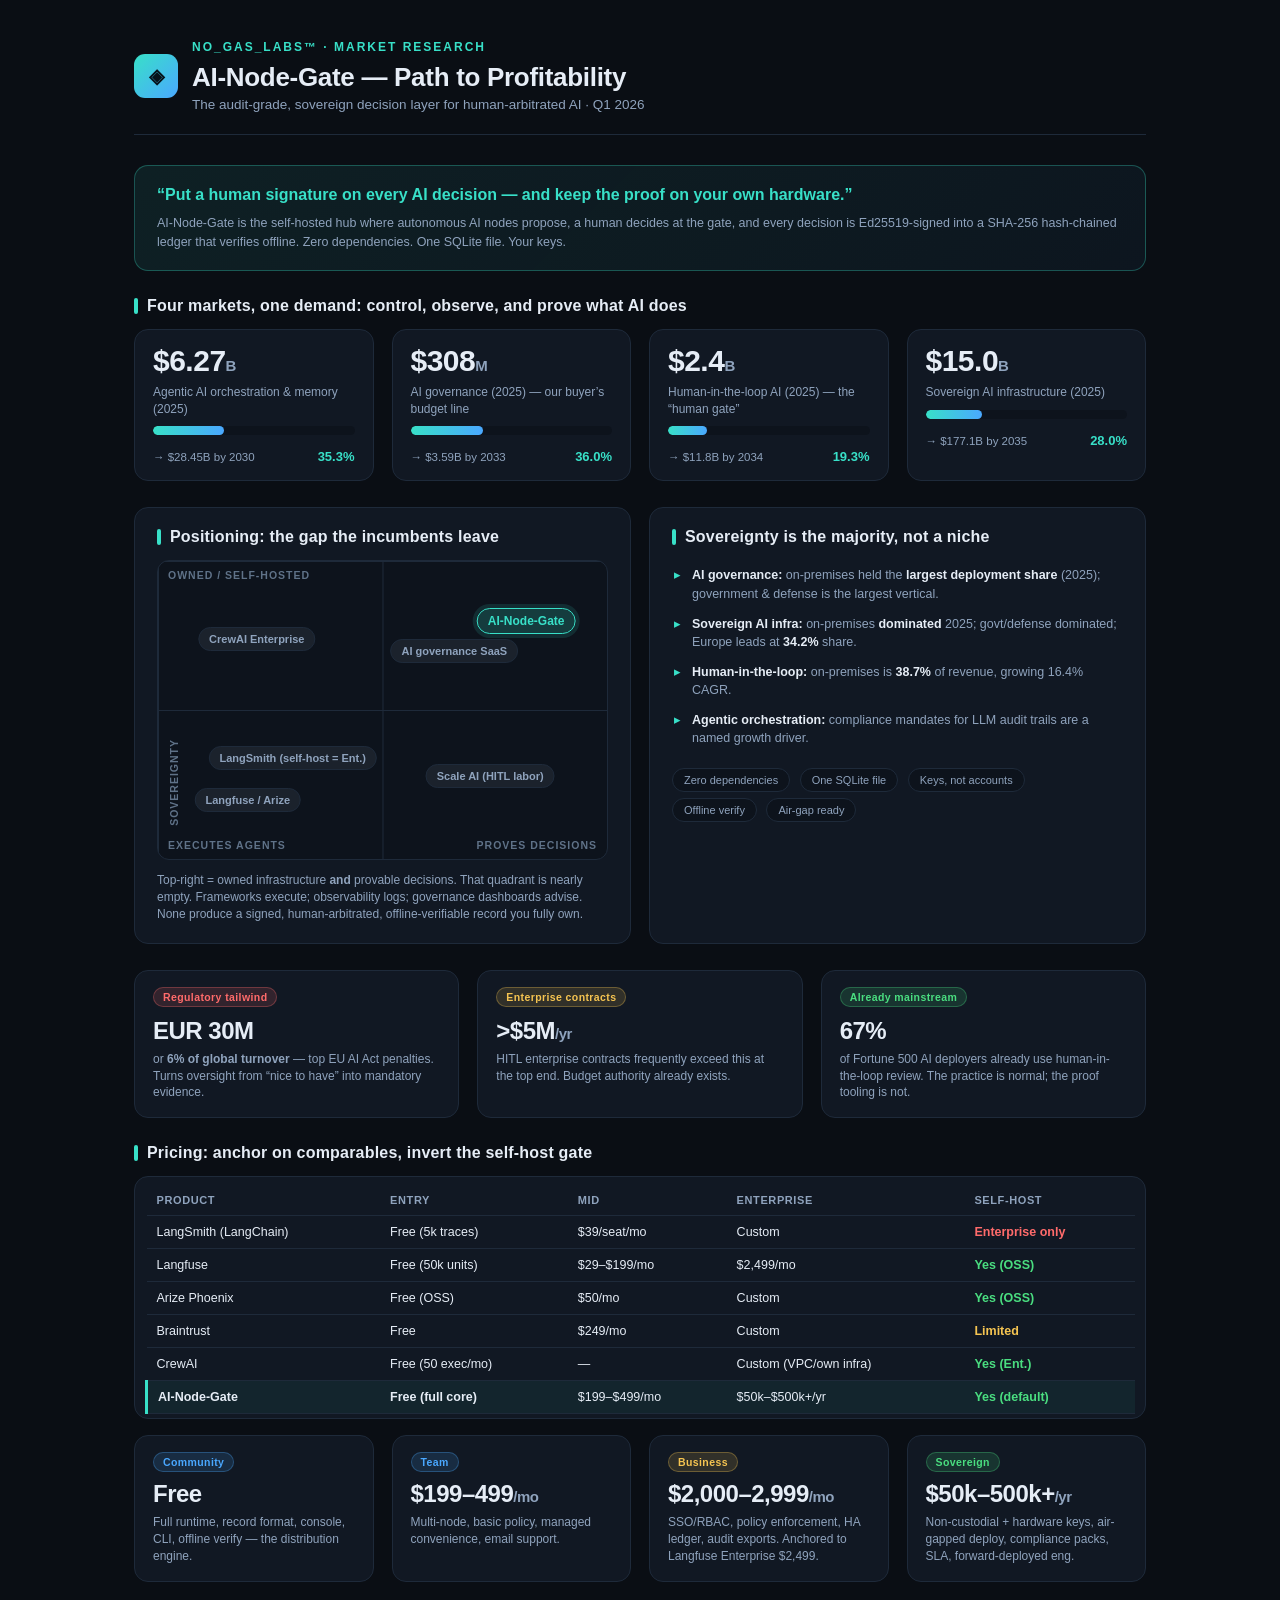
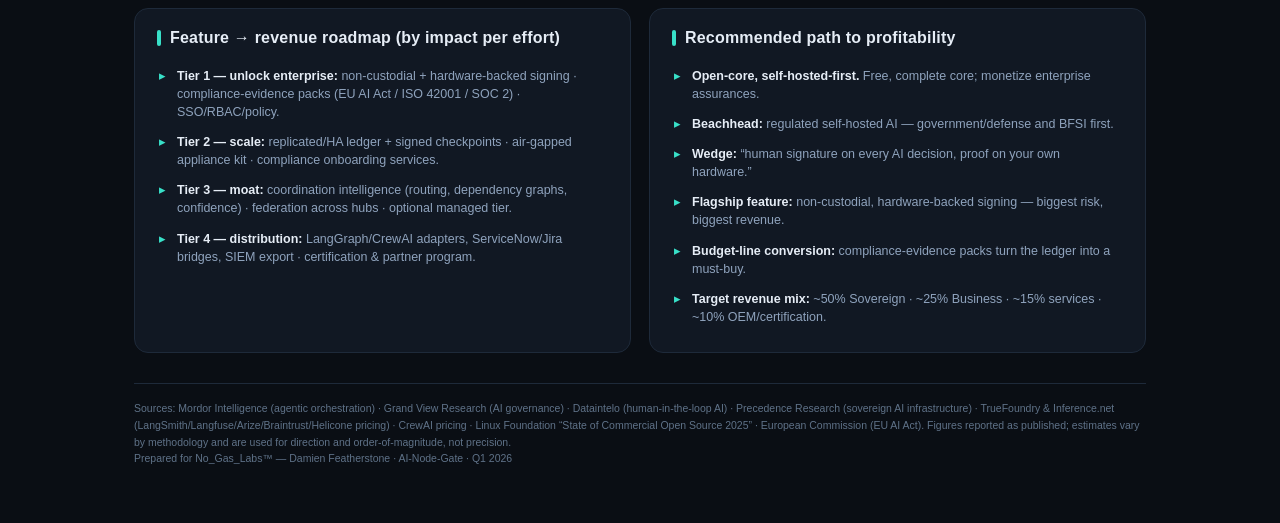
<file: docs/market_research_visual.html>
<!DOCTYPE html>
<html lang="en">
<head>
<meta charset="utf-8">
<title>AI-Node-Gate — Market Research Visual</title>
<style>
  :root{
    --bg:#0a0e14; --panel:#111823; --panel2:#0d131c; --line:#1e2a3a;
    --ink:#e6edf6; --muted:#8fa3bd; --dim:#5f7288;
    --accent:#38e0c8; --accent2:#4aa8ff; --gold:#f5c451; --red:#ff6b6b; --green:#4ade80;
  }
  *{box-sizing:border-box}
  body{margin:0;background:var(--bg);color:var(--ink);
    font-family:-apple-system,BlinkMacSystemFont,"Segoe UI",Roboto,Helvetica,Arial,sans-serif;
    -webkit-print-color-adjust:exact;print-color-adjust:exact;}
  .page{width:1100px;margin:0 auto;padding:40px 44px 56px;}
  header{border-bottom:1px solid var(--line);padding-bottom:22px;margin-bottom:30px;}
  .brand{display:flex;align-items:center;gap:14px;}
  .logo{width:44px;height:44px;border-radius:11px;background:linear-gradient(135deg,var(--accent),var(--accent2));
    display:flex;align-items:center;justify-content:center;font-weight:800;color:#06121a;font-size:20px;}
  h1{font-size:26px;margin:0;letter-spacing:-.3px;}
  .sub{color:var(--muted);font-size:13.5px;margin-top:4px;}
  .kicker{color:var(--accent);font-size:12px;font-weight:700;letter-spacing:2px;text-transform:uppercase;margin-bottom:8px;}
  h2{font-size:16px;margin:0 0 14px;letter-spacing:.2px;display:flex;align-items:center;gap:9px;}
  h2::before{content:"";width:4px;height:16px;background:var(--accent);border-radius:2px;display:inline-block;}
  .grid{display:grid;gap:18px;}
  .g2{grid-template-columns:1fr 1fr;}
  .g3{grid-template-columns:1fr 1fr 1fr;}
  .g4{grid-template-columns:repeat(4,1fr);}
  .card{background:var(--panel);border:1px solid var(--line);border-radius:14px;padding:20px 22px;}
  .card.tight{padding:16px 18px;}
  section{margin-bottom:26px;}
  .stat{font-size:30px;font-weight:800;letter-spacing:-.5px;line-height:1;}
  .stat.sm{font-size:24px}
  .stat .unit{font-size:15px;color:var(--muted);font-weight:600;}
  .lbl{color:var(--muted);font-size:12px;margin-top:8px;line-height:1.4;}
  .tag{display:inline-block;font-size:10.5px;font-weight:700;padding:3px 9px;border-radius:20px;letter-spacing:.4px;}
  .t-green{background:rgba(74,222,128,.14);color:var(--green);border:1px solid rgba(74,222,128,.3)}
  .t-blue{background:rgba(74,168,255,.14);color:var(--accent2);border:1px solid rgba(74,168,255,.3)}
  .t-gold{background:rgba(245,196,81,.14);color:var(--gold);border:1px solid rgba(245,196,81,.3)}
  .t-red{background:rgba(255,107,107,.14);color:var(--red);border:1px solid rgba(255,107,107,.3)}
  /* bar chart */
  .bar{height:9px;border-radius:6px;background:var(--panel2);overflow:hidden;margin-top:9px;}
  .bar > span{display:block;height:100%;border-radius:6px;background:linear-gradient(90deg,var(--accent),var(--accent2));}
  .row{display:flex;justify-content:space-between;align-items:baseline;font-size:13px;margin-top:14px;}
  .row:first-of-type{margin-top:0}
  .row .name{color:var(--ink);font-weight:600}
  .row .val{color:var(--accent);font-weight:700;font-variant-numeric:tabular-nums}
  .row .cagr{color:var(--muted);font-size:11.5px}
  /* positioning 2x2 */
  .pos{position:relative;height:300px;border:1px solid var(--line);border-radius:12px;background:
    linear-gradient(var(--line) 1px,transparent 1px) 0 0/100% 50%,
    linear-gradient(90deg,var(--line) 1px,transparent 1px) 0 0/50% 100%;
    background-color:var(--panel2);}
  .pos .axis{position:absolute;color:var(--dim);font-size:10.5px;font-weight:700;letter-spacing:1px;text-transform:uppercase;}
  .pos .x1{bottom:8px;left:10px}
  .pos .x2{bottom:8px;right:10px}
  .pos .y1{top:8px;left:10px}
  .pos .y2{bottom:34px;left:10px;writing-mode:vertical-rl;transform:rotate(180deg)}
  .dot{position:absolute;transform:translate(-50%,-50%);font-size:11px;font-weight:700;color:var(--ink);
    background:rgba(74,168,255,.16);border:1px solid rgba(74,168,255,.45);padding:5px 10px;border-radius:20px;white-space:nowrap;}
  .dot.hero{background:rgba(56,224,200,.2);border:1px solid var(--accent);color:var(--accent);box-shadow:0 0 0 4px rgba(56,224,200,.12);font-size:12px;}
  .dot.grey{background:rgba(143,163,189,.1);border:1px solid var(--line);color:var(--muted);}
  /* table */
  table{width:100%;border-collapse:collapse;font-size:12.5px}
  th,td{text-align:left;padding:9px 10px;border-bottom:1px solid var(--line)}
  th{color:var(--muted);font-size:11px;text-transform:uppercase;letter-spacing:.6px;font-weight:700}
  td .price{color:var(--accent);font-weight:700}
  tr.hi td{background:rgba(56,224,200,.06)}
  tr.hi td:first-child{border-left:3px solid var(--accent)}
  .yes{color:var(--green);font-weight:700}.no{color:var(--red);font-weight:700}.lim{color:var(--gold);font-weight:700}
  ul.clean{margin:0;padding-left:0;list-style:none}
  ul.clean li{font-size:12.5px;color:var(--muted);padding:6px 0 6px 20px;position:relative;line-height:1.45}
  ul.clean li::before{content:"▸";position:absolute;left:2px;color:var(--accent)}
  ul.clean li b{color:var(--ink)}
  .foot{margin-top:30px;padding-top:16px;border-top:1px solid var(--line);color:var(--dim);font-size:10.5px;line-height:1.6}
  .pill{display:inline-block;background:var(--panel2);border:1px solid var(--line);color:var(--muted);
    font-size:11px;padding:5px 11px;border-radius:20px;margin:3px 5px 3px 0}
  .hero-note{background:linear-gradient(135deg,rgba(56,224,200,.09),rgba(74,168,255,.05));
    border:1px solid rgba(56,224,200,.3);border-radius:14px;padding:18px 22px;}
  .hero-note .q{font-size:16px;font-weight:700;color:var(--accent);line-height:1.4}
  .hero-note .a{font-size:12.5px;color:var(--muted);margin-top:8px;line-height:1.5}
  @media print{body{background:var(--bg)} .page{padding:24px}}
</style>
<script src="https://sites.super.myninja.ai/_assets/ninja-daytona-script.js"></script>
</head>
<body>
<div class="page">

  <header>
    <div class="brand">
      <div class="logo">◈</div>
      <div>
        <div class="kicker">No_Gas_Labs™ · Market Research</div>
        <h1>AI-Node-Gate — Path to Profitability</h1>
        <div class="sub">The audit-grade, sovereign decision layer for human-arbitrated AI · Q1 2026</div>
      </div>
    </div>
  </header>

  <!-- HERO -->
  <section>
    <div class="hero-note">
      <div class="q">“Put a human signature on every AI decision — and keep the proof on your own hardware.”</div>
      <div class="a">AI-Node-Gate is the self-hosted hub where autonomous AI nodes propose, a human decides at the gate, and every decision is Ed25519-signed into a SHA-256 hash-chained ledger that verifies offline. Zero dependencies. One SQLite file. Your keys.</div>
    </div>
  </section>

  <!-- MARKET SIZES -->
  <section>
    <h2>Four markets, one demand: control, observe, and prove what AI does</h2>
    <div class="grid g4">
      <div class="card tight">
        <div class="stat">$6.27<span class="unit">B</span></div>
        <div class="lbl">Agentic AI orchestration &amp; memory (2025)</div>
        <div class="bar"><span style="width:35%"></span></div>
        <div class="row"><span class="cagr">→ $28.45B by 2030</span><span class="val">35.3%</span></div>
      </div>
      <div class="card tight">
        <div class="stat">$308<span class="unit">M</span></div>
        <div class="lbl">AI governance (2025) — our buyer’s budget line</div>
        <div class="bar"><span style="width:36%"></span></div>
        <div class="row"><span class="cagr">→ $3.59B by 2033</span><span class="val">36.0%</span></div>
      </div>
      <div class="card tight">
        <div class="stat">$2.4<span class="unit">B</span></div>
        <div class="lbl">Human-in-the-loop AI (2025) — the “human gate”</div>
        <div class="bar"><span style="width:19.3%"></span></div>
        <div class="row"><span class="cagr">→ $11.8B by 2034</span><span class="val">19.3%</span></div>
      </div>
      <div class="card tight">
        <div class="stat">$15.0<span class="unit">B</span></div>
        <div class="lbl">Sovereign AI infrastructure (2025)</div>
        <div class="bar"><span style="width:28%"></span></div>
        <div class="row"><span class="cagr">→ $177.1B by 2035</span><span class="val">28.0%</span></div>
      </div>
    </div>
  </section>

  <!-- POSITIONING + SOVEREIGNTY -->
  <section class="grid g2">
    <div class="card">
      <h2>Positioning: the gap the incumbents leave</h2>
      <div class="pos">
        <span class="axis y1">Owned / self-hosted</span>
        <span class="axis y2">Sovereignty</span>
        <span class="axis x1">Executes agents</span>
        <span class="axis x2">Proves decisions</span>

        <span class="dot grey" style="left:22%;top:26%">CrewAI Enterprise</span>
        <span class="dot grey" style="left:30%;top:66%">LangSmith (self-host = Ent.)</span>
        <span class="dot grey" style="left:20%;top:80%">Langfuse / Arize</span>
        <span class="dot grey" style="left:66%;top:30%">AI governance SaaS</span>
        <span class="dot grey" style="left:74%;top:72%">Scale AI (HITL labor)</span>
        <span class="dot hero" style="left:82%;top:20%">AI-Node-Gate</span>
      </div>
      <div class="lbl" style="margin-top:12px">Top-right = owned infrastructure <b>and</b> provable decisions. That quadrant is nearly empty. Frameworks execute; observability logs; governance dashboards advise. None produce a signed, human-arbitrated, offline-verifiable record you fully own.</div>
    </div>

    <div class="card">
      <h2>Sovereignty is the majority, not a niche</h2>
      <ul class="clean">
        <li><b>AI governance:</b> on-premises held the <b>largest deployment share</b> (2025); government &amp; defense is the largest vertical.</li>
        <li><b>Sovereign AI infra:</b> on-premises <b>dominated</b> 2025; govt/defense dominated; Europe leads at <b>34.2%</b> share.</li>
        <li><b>Human-in-the-loop:</b> on-premises is <b>38.7%</b> of revenue, growing 16.4% CAGR.</li>
        <li><b>Agentic orchestration:</b> compliance mandates for LLM audit trails are a named growth driver.</li>
      </ul>
      <div style="margin-top:12px">
        <span class="pill">Zero dependencies</span>
        <span class="pill">One SQLite file</span>
        <span class="pill">Keys, not accounts</span>
        <span class="pill">Offline verify</span>
        <span class="pill">Air-gap ready</span>
      </div>
    </div>
  </section>

  <!-- REGULATORY TAILWIND -->
  <section class="grid g3">
    <div class="card tight">
      <span class="tag t-red">Regulatory tailwind</span>
      <div class="stat sm" style="margin-top:12px">EUR 30M</div>
      <div class="lbl">or <b>6% of global turnover</b> — top EU AI Act penalties. Turns oversight from “nice to have” into mandatory evidence.</div>
    </div>
    <div class="card tight">
      <span class="tag t-gold">Enterprise contracts</span>
      <div class="stat sm" style="margin-top:12px">&gt;$5M<span class="unit">/yr</span></div>
      <div class="lbl">HITL enterprise contracts frequently exceed this at the top end. Budget authority already exists.</div>
    </div>
    <div class="card tight">
      <span class="tag t-green">Already mainstream</span>
      <div class="stat sm" style="margin-top:12px">67%</div>
      <div class="lbl">of Fortune 500 AI deployers already use human-in-the-loop review. The practice is normal; the proof tooling is not.</div>
    </div>
  </section>

  <!-- PRICING -->
  <section>
    <h2>Pricing: anchor on comparables, invert the self-host gate</h2>
    <div class="card" style="padding:8px 10px 4px">
      <table>
        <thead>
          <tr><th>Product</th><th>Entry</th><th>Mid</th><th>Enterprise</th><th>Self-host</th></tr>
        </thead>
        <tbody>
          <tr><td>LangSmith (LangChain)</td><td>Free (5k traces)</td><td class="price">$39/seat/mo</td><td>Custom</td><td class="no">Enterprise only</td></tr>
          <tr><td>Langfuse</td><td>Free (50k units)</td><td class="price">$29–$199/mo</td><td class="price">$2,499/mo</td><td class="yes">Yes (OSS)</td></tr>
          <tr><td>Arize Phoenix</td><td>Free (OSS)</td><td class="price">$50/mo</td><td>Custom</td><td class="yes">Yes (OSS)</td></tr>
          <tr><td>Braintrust</td><td>Free</td><td class="price">$249/mo</td><td>Custom</td><td class="lim">Limited</td></tr>
          <tr><td>CrewAI</td><td>Free (50 exec/mo)</td><td>—</td><td>Custom (VPC/own infra)</td><td class="yes">Yes (Ent.)</td></tr>
          <tr class="hi"><td><b>AI-Node-Gate</b></td><td><b>Free (full core)</b></td><td class="price">$199–$499/mo</td><td class="price">$50k–$500k+/yr</td><td class="yes">Yes (default)</td></tr>
        </tbody>
      </table>
    </div>
    <div class="grid g4" style="margin-top:16px">
      <div class="card tight"><span class="tag t-blue">Community</span><div class="stat sm" style="margin-top:10px">Free</div><div class="lbl">Full runtime, record format, console, CLI, offline verify — the distribution engine.</div></div>
      <div class="card tight"><span class="tag t-blue">Team</span><div class="stat sm" style="margin-top:10px">$199–499<span class="unit">/mo</span></div><div class="lbl">Multi-node, basic policy, managed convenience, email support.</div></div>
      <div class="card tight"><span class="tag t-gold">Business</span><div class="stat sm" style="margin-top:10px">$2,000–2,999<span class="unit">/mo</span></div><div class="lbl">SSO/RBAC, policy enforcement, HA ledger, audit exports. Anchored to Langfuse Enterprise $2,499.</div></div>
      <div class="card tight"><span class="tag t-green">Sovereign</span><div class="stat sm" style="margin-top:10px">$50k–500k+<span class="unit">/yr</span></div><div class="lbl">Non-custodial + hardware keys, air-gapped deploy, compliance packs, SLA, forward-deployed eng.</div></div>
    </div>
  </section>

  <!-- ROADMAP -->
  <section class="grid g2">
    <div class="card">
      <h2>Feature → revenue roadmap (by impact per effort)</h2>
      <ul class="clean">
        <li><b>Tier 1 — unlock enterprise:</b> non-custodial + hardware-backed signing · compliance-evidence packs (EU AI Act / ISO 42001 / SOC 2) · SSO/RBAC/policy.</li>
        <li><b>Tier 2 — scale:</b> replicated/HA ledger + signed checkpoints · air-gapped appliance kit · compliance onboarding services.</li>
        <li><b>Tier 3 — moat:</b> coordination intelligence (routing, dependency graphs, confidence) · federation across hubs · optional managed tier.</li>
        <li><b>Tier 4 — distribution:</b> LangGraph/CrewAI adapters, ServiceNow/Jira bridges, SIEM export · certification &amp; partner program.</li>
      </ul>
    </div>
    <div class="card">
      <h2>Recommended path to profitability</h2>
      <ul class="clean">
        <li><b>Open-core, self-hosted-first.</b> Free, complete core; monetize enterprise assurances.</li>
        <li><b>Beachhead:</b> regulated self-hosted AI — government/defense and BFSI first.</li>
        <li><b>Wedge:</b> “human signature on every AI decision, proof on your own hardware.”</li>
        <li><b>Flagship feature:</b> non-custodial, hardware-backed signing — biggest risk, biggest revenue.</li>
        <li><b>Budget-line conversion:</b> compliance-evidence packs turn the ledger into a must-buy.</li>
        <li><b>Target revenue mix:</b> ~50% Sovereign · ~25% Business · ~15% services · ~10% OEM/certification.</li>
      </ul>
    </div>
  </section>

  <div class="foot">
    Sources: Mordor Intelligence (agentic orchestration) · Grand View Research (AI governance) · Dataintelo (human-in-the-loop AI) · Precedence Research (sovereign AI infrastructure) · TrueFoundry &amp; Inference.net (LangSmith/Langfuse/Arize/Braintrust/Helicone pricing) · CrewAI pricing · Linux Foundation “State of Commercial Open Source 2025” · European Commission (EU AI Act). Figures reported as published; estimates vary by methodology and are used for direction and order-of-magnitude, not precision.<br>
    Prepared for No_Gas_Labs™ — Damien Featherstone · AI-Node-Gate · Q1 2026
  </div>

</div>
</body>
</html>
</file>
